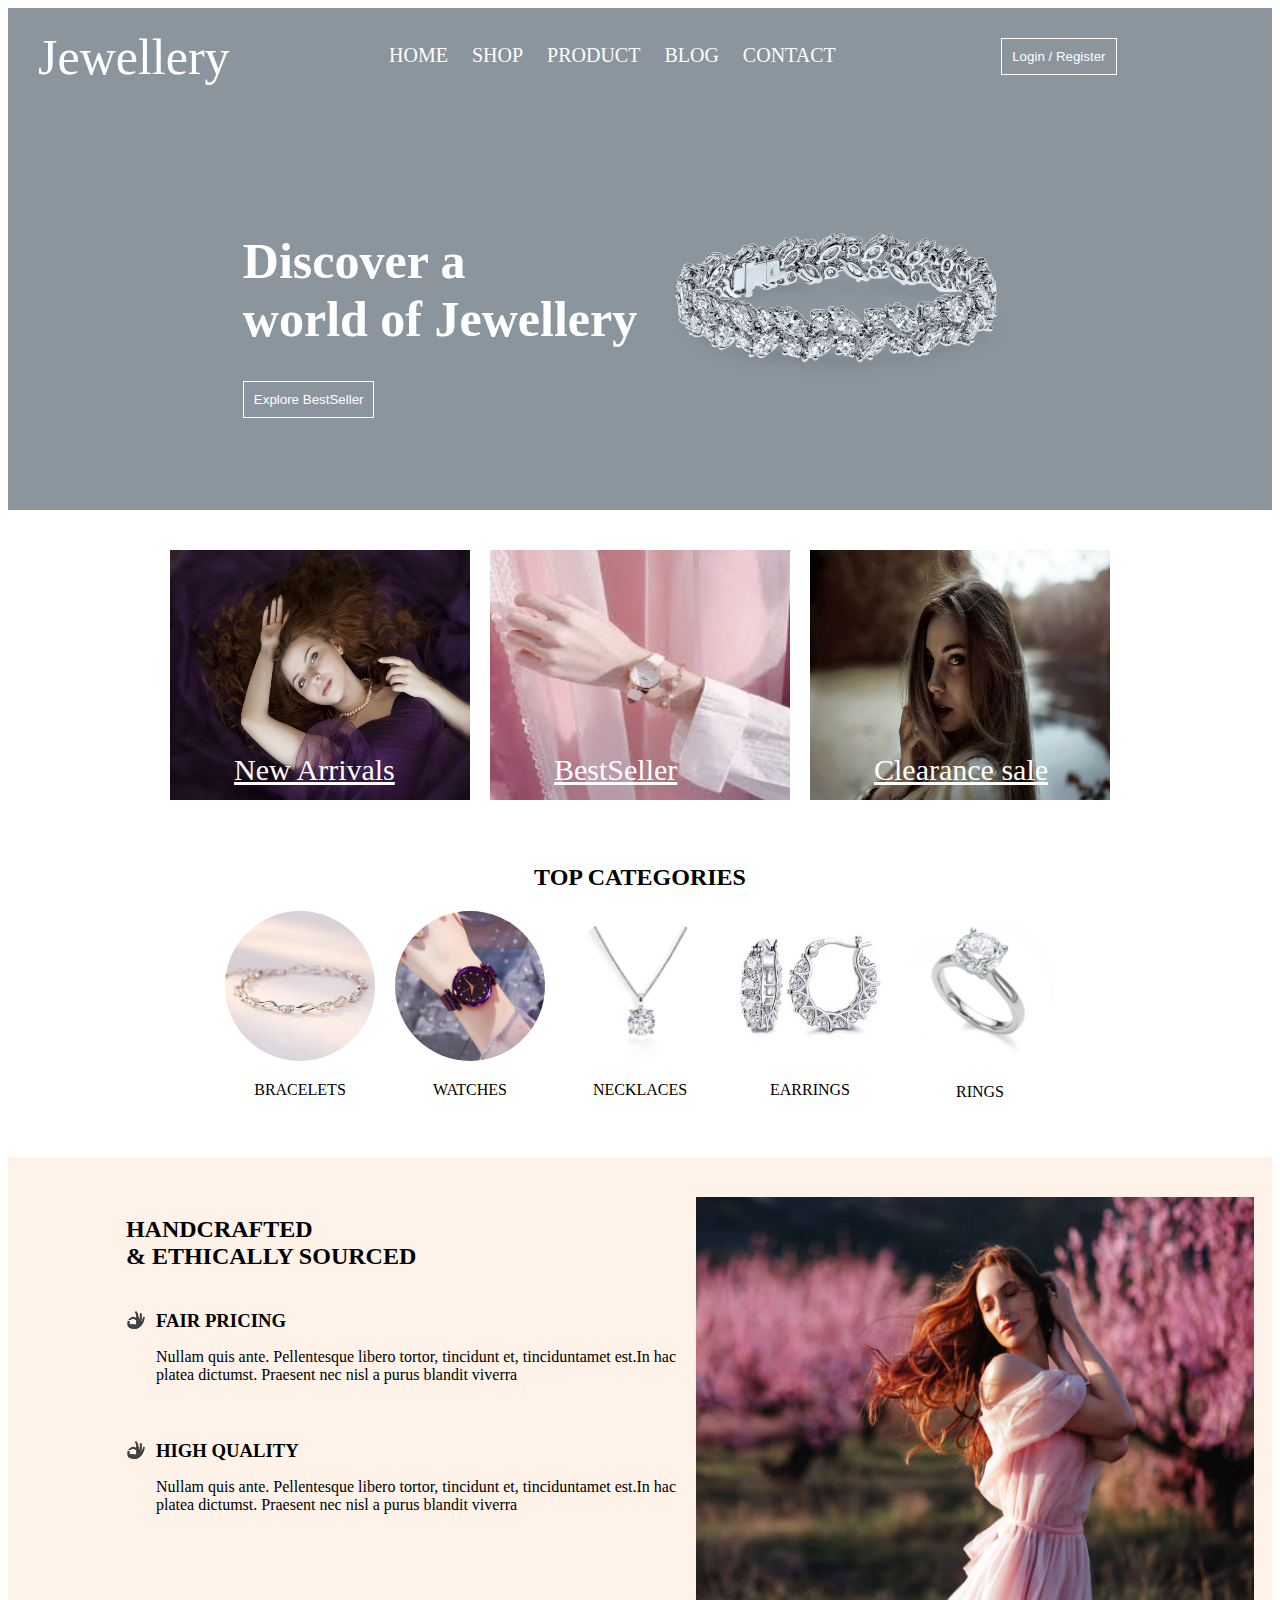
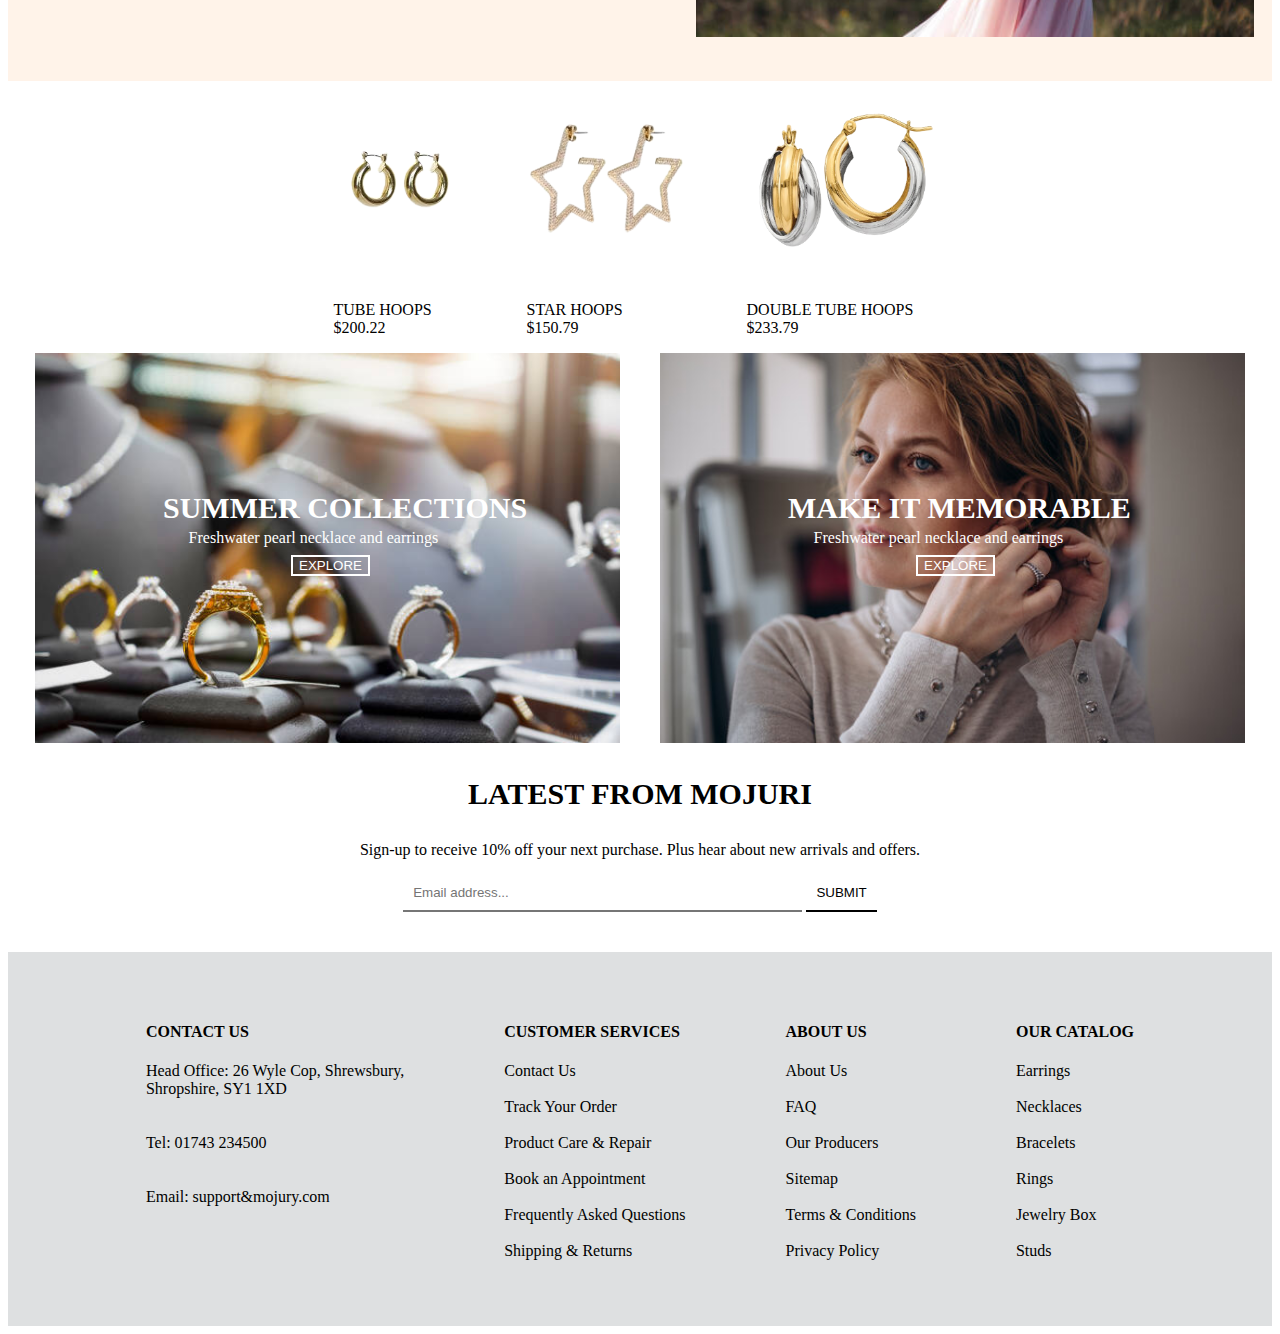
<file: EPROJECTS/jewelleryWebsite/index.html>
<!DOCTYPE html>
<html lang="en">
  <head>
    <meta charset="UTF-8" />
    <meta name="viewport" content="width=device-width, initial-scale=1.0" />
    <title>Jewellery</title>
    <link rel="stylesheet" href="./assets/css/main.css" />
  </head>
  <body>
    <div class="websiteContainer">
      <section class="slide">
        <div class="header">
          <div class="logo">Jewellery</div>
          <div class="headerMenu">
            <ul class="menuList">
              <li><a href="#">Home</a></li>
              <li><a href="#">Shop</a></li>
              <li><a href="#">Product</a></li>
              <li><a href="#">Blog</a></li>
              <li><a href="#">Contact</a></li>
            </ul>
          </div>
          <div class="account">
            <button>Login / Register</button>
          </div>
        </div>

        <div class="slideInfo">
          <div class="slidetext">
            <h1>
              Discover a<br />
              world of Jewellery
            </h1>
            <button>Explore BestSeller</button>
          </div>
          <div class="slideImg">
            <img src="./assets/images/slideimg2.png" alt="sliderImg" />
          </div>
        </div>
      </section>

      <!-- inline-element -->
      <!-- <span>hello</span>
        <a href="#">google.com</a>
        <button>submit</button> -->

      <!-- block-element -->
      <!-- <p>Hello </p>
        <h1>World</h1>
        <div>karachi</div>
        <section>dubai</section> -->

      <section class="ads">
        <div class="adsbanners">
          <div class="banner">
            <img src="./assets/images/banner1.jpg" alt="" />
            <p>New Arrivals</p>
          </div>
          <div class="banner">
            <img src="./assets/images/banner2.jpg" alt="" />
            <p>BestSeller</p>
          </div>
          <div class="banner">
            <img src="./assets/images/banner3.jpg" alt="" />
            <p>Clearance sale</p>
          </div>
        </div>
      </section>

      <section class="category">
        <h2>TOP CATEGORIES</h2>
        <div class="catBox">
          <div class="catBoxItem">
            <img src="./assets/images/bracelet.jpg" alt="" />
            <p>BRACELETS</p>
          </div>
          <div class="catBoxItem">
            <img src="./assets/images/watch.jpg" alt="" />
            <p>WATCHES</p>
          </div>
          <div class="catBoxItem">
            <img src="./assets/images/necklace.jpg" alt="" />
            <p>NECKLACES</p>
          </div>
          <div class="catBoxItem">
            <img src="./assets/images/earrings.jpg" alt="" />
            <p>EARRINGS</p>
          </div>
          <div class="catBoxItem">
            <img src="./assets/images/ring.jpg" alt="" />
            <p>RINGS</p>
          </div>
        </div>
      </section>

      <section class="about">
        <div class="abouttext">
          <h2>
            HANDCRAFTED <br />
            & ETHICALLY SOURCED
          </h2>
          <div class="point dflex">
            <div>
              <img
                src="./assets/images/fairPrice.png"
                height="20"
                width="20"
              />
            </div>

            <div>
              <h3>FAIR PRICING</h3>
              <p>
                Nullam quis ante. Pellentesque libero tortor, tincidunt et,
                tinciduntamet est.In hac <br />
                platea dictumst. Praesent nec nisl a purus blandit viverra
              </p>
            </div>
          </div>

          <div class="point dflex">
            <div>
              <img
                src="./assets/images/fairPrice.png"
                height="20"
                width="20"
              />
            </div>
            <div>
              <h3>HIGH QUALITY</h3>
              <p>
                Nullam quis ante. Pellentesque libero tortor, tincidunt et,
                tinciduntamet est.In hac <br />
                platea dictumst. Praesent nec nisl a purus blandit viverra
              </p>
            </div>
          </div>
        </div>
        <div class="aboutImg">
          <img class="aboutimg" src="assets/images/girl.jpg" alt="" />
        </div>
      </section>
      <section class="trending">
        <div class="trend">
          <img src="./assets/images/trending1.png" height="200">
          <p>TUBE HOOPS <br>
            $200.22
          </p>
        </div>
        <div class="trend">
          <img src="./assets/images/trending2.png" height="200">
           <p>STAR HOOPS
            <br>
            $150.79
           </p>
        </div>
        <div class="trend">
          <img src="./assets/images/trending3.png" height="200">
           <p>DOUBLE TUBE HOOPS
            <br>
            $233.79
           </p>
         
        </div>
      </section>
      <section class="collection">
             <div class="collection1">
                  <img src="./assets/images/collection.jpg" height="390">
            <div class="collectiontx">
                  <h3>SUMMER COLLECTIONS</h3>
                  <p>Freshwater pearl necklace and earrings</p>
                  <button>EXPLORE </button>
            </div>
             </div>
             <div class="collection2">
              <img src="./assets/images/collection1.jpg" height="390">
        <div class="collectiontx">
              <h3 >MAKE IT MEMORABLE</h3>
              <p>Freshwater pearl necklace and earrings</p>
              <button>EXPLORE </button>
        </div>
         </div>
      </section>
      <section class="latest">
        <div class="ltx">
          <h3>LATEST FROM MOJURI</h3>
          <p>Sign-up to receive 10% off your next purchase. Plus hear about new arrivals and offers.</p>
          <input type="text" placeholder="Email address...">
          <button>SUBMIT</button>
        </div>
      </section>
      <section class="footer">
        <div class="ftxt">
          <h4>CONTACT US</h4>
          <p>Head Office: 26 Wyle Cop, Shrewsbury,<br> Shropshire, SY1 1XD <br><br><br>
            Tel: 01743 234500 <br><br><br>
            Email: support&mojury.com</p>
        </div>
        <div class="tx2">
          <h4>CUSTOMER SERVICES</h4>
          <p>Contact Us <br><br>
            Track Your Order<br><br>           
            Product Care & Repair<br><br>            
            Book an Appointment<br><br>           
            Frequently Asked Questions<br><br>           
            Shipping & Returns</p>
        </div>
        <div class="tx2">
          <h4>ABOUT US</h4>
          <p>
            About Us<br><br>
            FAQ<br><br>
            Our Producers<br><br>
            Sitemap <br><br>
            Terms & Conditions<br><br>
            Privacy Policy
          </p>
        </div>
        <div class="tx2">
           <h4>OUR CATALOG</h4>
           <p>Earrings<br><br>
            Necklaces<br><br>
            Bracelets<br><br>
            Rings  <br><br>
            Jewelry Box<br><br>
            Studs</p>
        </div>
      </section>
    </div>
  </body>
</html>
</file>
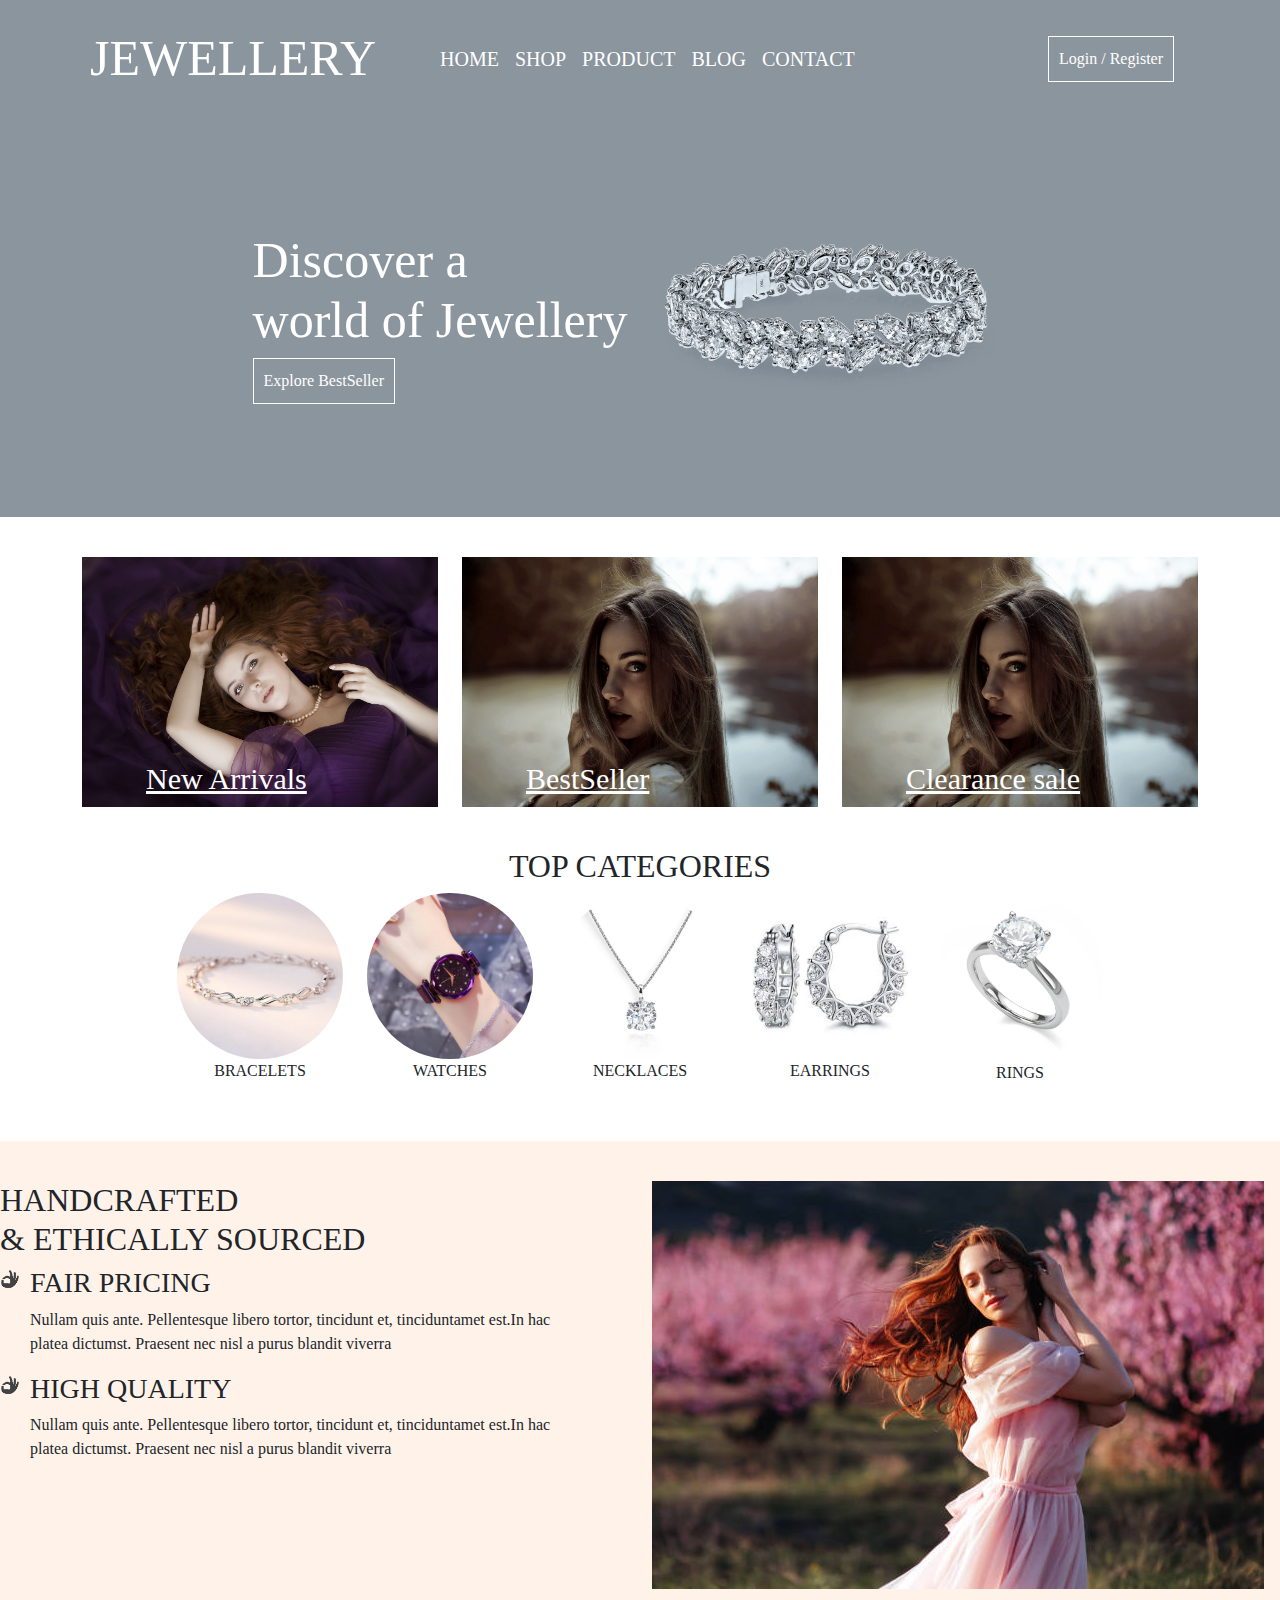
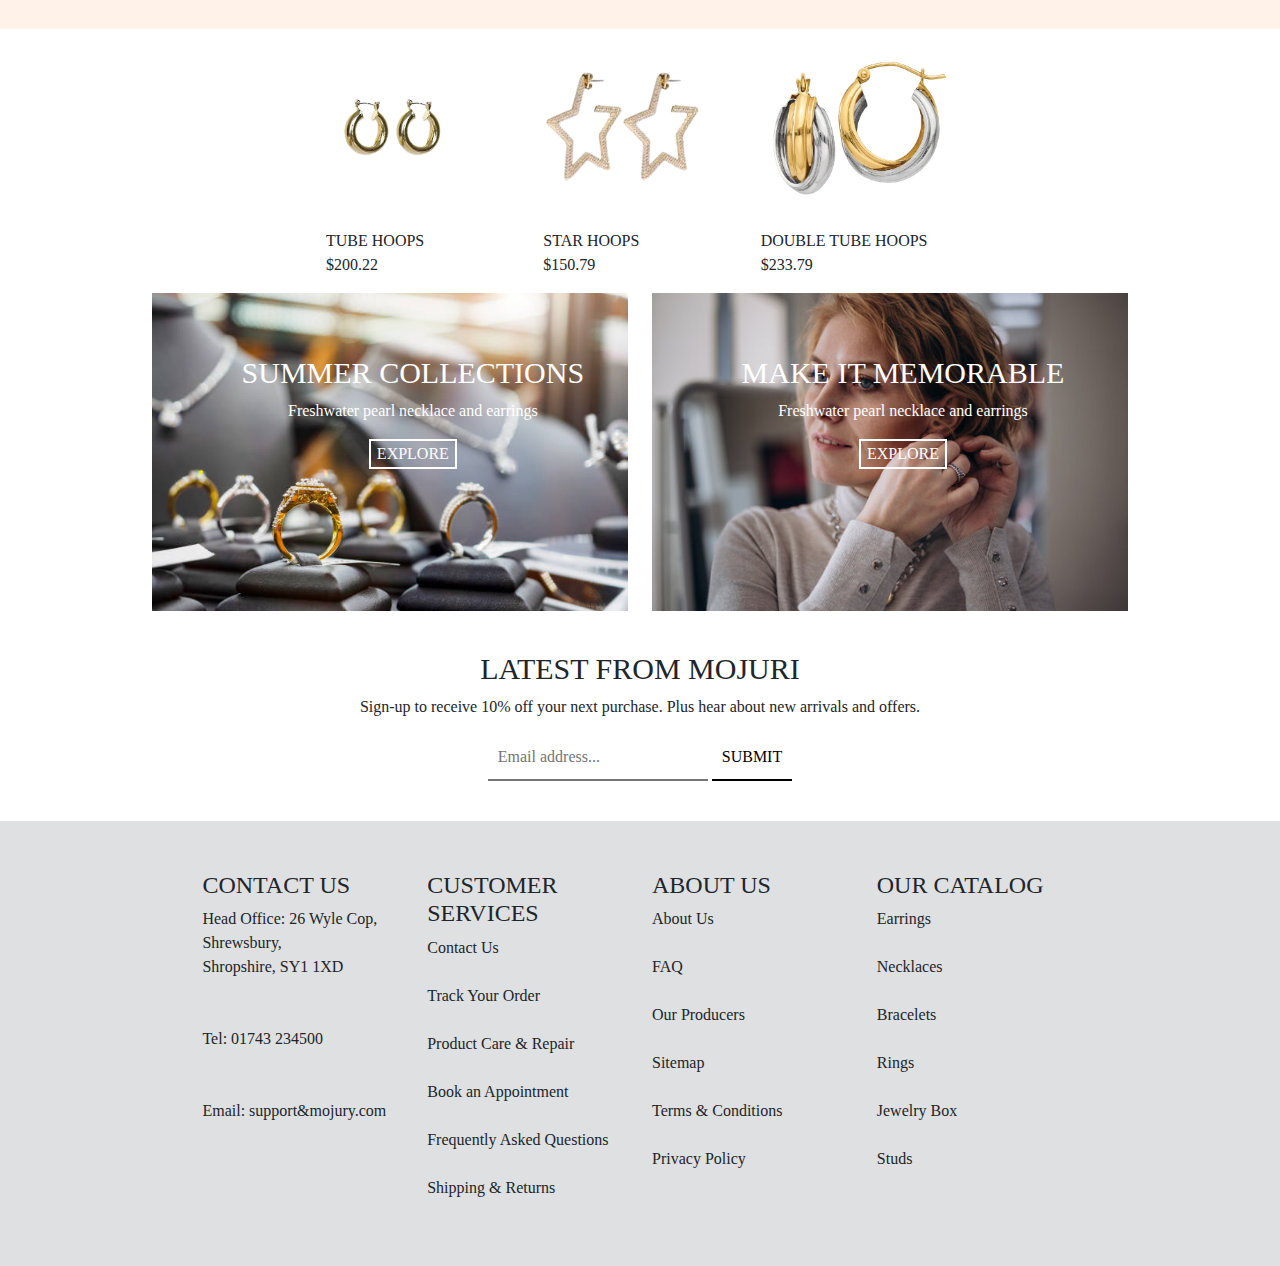
<file: EPROJECTS/jewelleryWebsiteBootstrap/index.html>
<!DOCTYPE html>
<html lang="en">

<head>
  <meta charset="UTF-8" />
  <meta name="viewport" content="width=device-width, initial-scale=1.0" />
  <title>Jewellery</title>
  <link rel="stylesheet" href="./assets/vendor/bootstrap/css/bootstrap.min.css" />
  <link rel="stylesheet" href="./assets/css/main.css" />
</head>

<body>
  <div class="websiteContainer">

    <section class="slide">
      <div class="header">
        <div class="container">
          <nav class="navbar navbar-expand-lg ">
            <a class="navbar-brand m-2" href="#">JEWELLERY</a>
            <div class="collapse navbar-collapse" id="navbarNav">
              <div class="m-4"></div>
              <ul class="navbar-nav">
                <li class="nav-item ">
                  <a class="nav-link" href="#">Home</a>
                </li>
                <li class="nav-item">
                  <a class="nav-link" href="#">Shop</a>
                </li>
                <li class="nav-item">
                  <a class="nav-link" href="#">Product</a>
                </li>
                <li class="nav-item">
                  <a class="nav-link" href="#">Blog</a>
                </li>
                <li class="nav-item">
                  <a class="nav-link" href="#">Contact</a>
                </li>
              </ul>
            </div>
            <div class="m-4">
              <button class="accbutton">Login / Register</button>
            </div>
          </nav>
        </div>
      </div>

      <div class="slideInfo">
        <div class="slidetext">
          <h1>
            Discover a<br />
            world of Jewellery
          </h1>
          <button>Explore BestSeller</button>
        </div>
        <div class="slideImg">
          <img class="img-fluid" src="./assets/images/slideimg2.png" alt="sliderImg" />
        </div>
      </div>
    </section>

    <!-- inline-element -->
    <!-- <span>hello</span>
        <a href="#">google.com</a>
        <button>submit</button> -->

    <!-- block-element -->
    <!-- <p>Hello </p>
        <h1>World</h1>
        <div>karachi</div>
        <section>dubai</section> -->

    <section class="ads">
      <div class="adsbanners">
        <div class="container">
          <div class="row">
            <div class="col-4  ">
              <div class="banner">
                <img class="img-fluid" src="./assets/images/banner1.jpg" alt="" />
                <p>New Arrivals</p>
              </div>
            </div>
            <div class="col-4 ">
              <div class="banner">
                <img class="img-fluid" src="./assets/images/banner3.jpg" alt="" />
                <p>BestSeller</p>
              </div>
            </div>
            <div class="col-4 ">
              <div class="banner">
                <img class="img-fluid" src="./assets/images/banner3.jpg" alt="" />
                <p>Clearance sale</p>
              </div>
            </div>
          </div>
        </div>
      </div>
    </section>

    <section class="category">
      <h2 class="text-center">TOP CATEGORIES</h2>
      <div class="container">
        <div class="catBox">

          <div class="row justify-content-md-center">

            <div class="col-2">
              <div class="catBoxItem">
                <img class="rounded-circle img-fluid" src=" ./assets/images/bracelet.jpg" alt="" />
                <p class="text-center">BRACELETS</p>
              </div>
            </div>


            <div class="col-2">
              <div class="catBoxItem">

                <img class="rounded-circle img-fluid" src="./assets/images/watch.jpg" alt="" />
                <p class="text-center">WATCHES</p>
              </div>
            </div>

            <div class="col-2">
              <div class="catBoxItem">
                <img class="rounded-circle img-fluid" src="./assets/images/necklace.jpg" alt="" />
                <p class="text-center">NECKLACES</p>
              </div>
            </div>

            <div class="col-2">
              <div class="catBoxItem">
                <img class="rounded-circle img-fluid" src="./assets/images/earrings.jpg" alt="" />
                <p class="text-center">EARRINGS</p>
              </div>
            </div>

            <div class="col-2">
              <div class="catBoxItem">
                <img class="rounded-circle img-fluid" src="./assets/images/ring.jpg" alt="" />
                <p class="text-center">RINGS</p>
              </div>
            </div>
          </div>

        </div>
      </div>
    </section>

    <section class="about">
      <div class="abouttext">
        <div class="row">
          <div class="col-6">
            <h2>
              HANDCRAFTED <br />
              & ETHICALLY SOURCED
            </h2>
            <div class="point dflex">
              <div>
                <img src="./assets/images/fairPrice.png" height="20" width="20" />
              </div>

              <div>
                <h3>FAIR PRICING</h3>
                <p>
                  Nullam quis ante. Pellentesque libero tortor, tincidunt et,
                  tinciduntamet est.In hac <br />
                  platea dictumst. Praesent nec nisl a purus blandit viverra
                </p>
              </div>
            </div>

            <div class="point dflex">
              <div>
                <img src="./assets/images/fairPrice.png" height="20" width="20" />
              </div>
              <div>
                <h3>HIGH QUALITY</h3>
                <p>
                  Nullam quis ante. Pellentesque libero tortor, tincidunt et,
                  tinciduntamet est.In hac <br />
                  platea dictumst. Praesent nec nisl a purus blandit viverra
                </p>
              </div>
            </div>
          </div>

          <div class="col-6">
            <div class="aboutImg">
              <img class="aboutimg img-fluid" src="assets/images/girl.jpg" alt="" />
            </div>
          </div>

    </section>

    <section class="trending">
      <div class="trend">
        <div class="row  justify-content-md-center">
          <div class="col-2">
            <img class="rounded-circle" src="./assets/images/trending1.png" height="200">
            <p>TUBE HOOPS <br>
              $200.22
            </p>
          </div>

          <div class="col-2">
            <div class="trend">
              <img class="rounded-circle" src="./assets/images/trending2.png" height="200">
              <p>STAR HOOPS
                <br>
                $150.79
              </p>
            </div>
          </div>
          <div class="col-2">
            <div class="trend">
              <img class="rounded-circle" src="./assets/images/trending3.png" height="200">
              <p>DOUBLE TUBE HOOPS
                <br>
                $233.79
              </p>
            </div>
          </div>
        </div>
      </div>
    </section>

    <section class="collection">
      <div class="row justify-content-center">
        <div class="col-5">
          <div class="collection1">
            <img class="img-fluid " src="./assets/images/collection.jpg" height="390">
            <div class="collectiontx">
              <h3>SUMMER COLLECTIONS</h3>
              <p>Freshwater pearl necklace and earrings</p>
              <button>EXPLORE </button>
            </div>
          </div>
        </div>

        <div class="col-5">
          <div class="collection2">
            <img class="img-fluid" src="./assets/images/collection1.jpg" height="390">
            <div class="collectiontx">
              <h3>MAKE IT MEMORABLE</h3>
              <p>Freshwater pearl necklace and earrings</p>
              <button>EXPLORE </button>
            </div>
          </div>
        </div>
      </div>
    </section>

    <section class="latest">
      <div class="row justify-content-md-center">

        <div class="col-md-8 justify-content-md-center">
          <div class="ltx text-center">
            <h3 >LATEST FROM MOJURI</h3>
            <p >Sign-up to receive 10% off your next purchase. Plus hear about new arrivals and
              offers.</p>
            <input type="text" placeholder="Email address...">
            <button>SUBMIT</button>
          </div>
        </div>
      </div>
    </section>

    <section class="footer">
      <div class="row">
         <div class="col-3">
      <div class="ftxt">
        <h4>CONTACT US</h4>
        <p>Head Office: 26 Wyle Cop, Shrewsbury,<br> Shropshire, SY1 1XD <br><br><br>
          Tel: 01743 234500 <br><br><br>
          Email: support&mojury.com</p>
        </div>
      </div>
     <div class="col-3">
      <div class="tx2">
        <h4>CUSTOMER SERVICES</h4>
        <p>Contact Us <br><br>
          Track Your Order<br><br>
          Product Care & Repair<br><br>
          Book an Appointment<br><br>
          Frequently Asked Questions<br><br>
          Shipping & Returns</p>
      </div>
    </div>
       <div class="col-3">
      <div class="tx2">
        <h4>ABOUT US</h4>
        <p>
          About Us<br><br>
          FAQ<br><br>
          Our Producers<br><br>
          Sitemap <br><br>
          Terms & Conditions<br><br>
          Privacy Policy
        </p>
      </div>
    </div>

    <div class="col-3">
      <div class="tx2">
        <h4>OUR CATALOG</h4>
        <p>Earrings<br><br>
          Necklaces<br><br>
          Bracelets<br><br>
          Rings <br><br>
          Jewelry Box<br><br>
          Studs</p>
      </div>
    </div>
  </div>
    </section>

  </div>

  <script src="./assets/vendor/bootstrap/js/bootstrap.bundle.min.js"></script>
  <script src="./assets/vendor/bootstrap/js/popper.min.js"></script>
  <script src="./assets/vendor/bootstrap/js/bootstrap.min.js"></script>
</body>

</html>
</file>
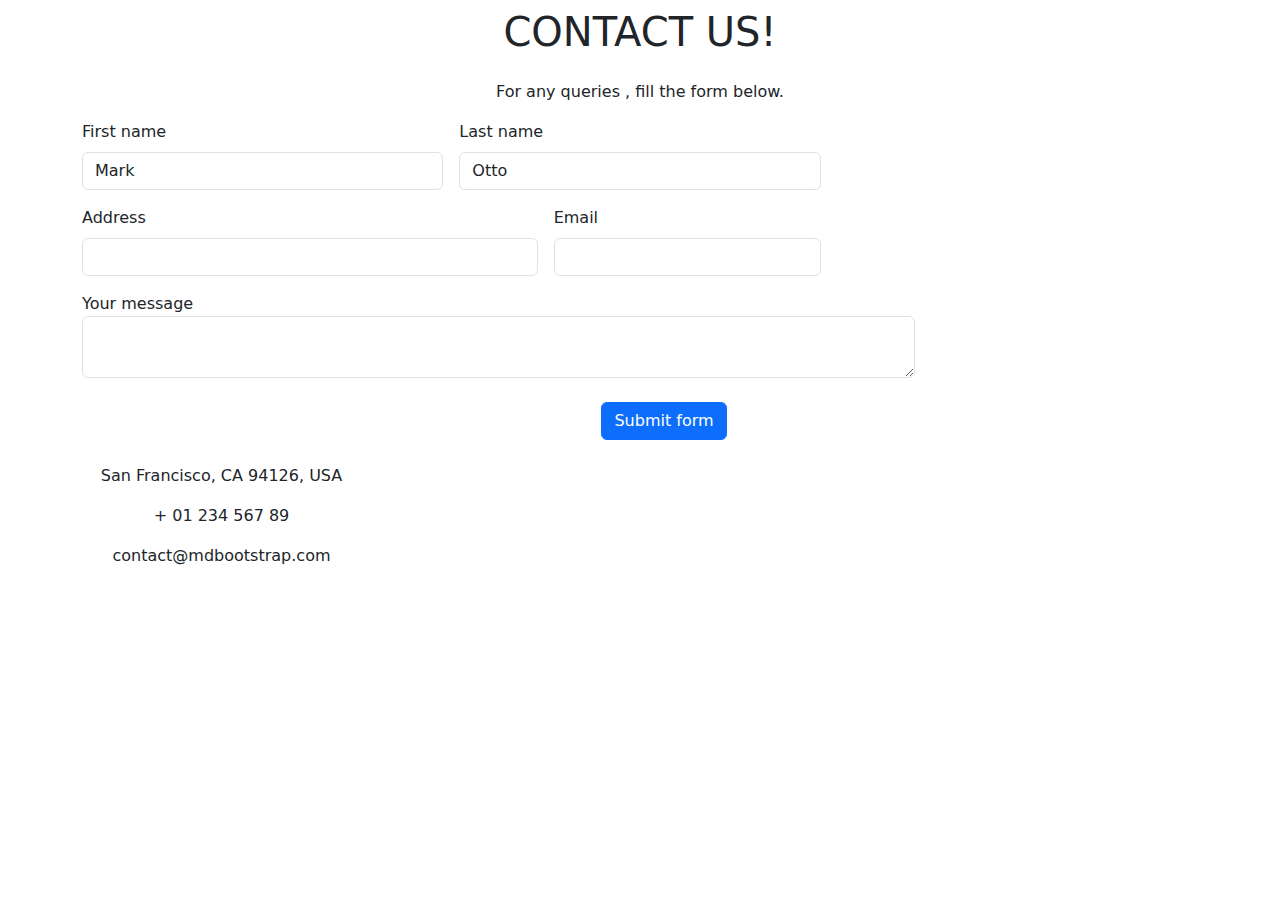
<file: BootstrapLearning/contactForm.html>
<!DOCTYPE html>
<html lang="en">

<head>
  <meta charset="UTF-8" />
  <meta name="viewport" content="width=device-width, initial-scale=1.0" />
  <title>Forms Page</title>
  <link rel="stylesheet" href="./assets/vendor/bootstrap/css/bootstrap.min.css" />
</head>

<body>
  <div class="container">
    <form class="row g-3 needs-validation" novalidate>
      <h1 class="h1-responsive font-weight-bold text-center my-4">CONTACT US!</h1>
      <p class="text-center my-0">For any queries , fill the form below.</p>
      <div class="col-md-4">
        <label for="validationCustom01" class="form-label">First name</label>
        <input type="text" class="form-control" id="validationCustom01" value="Mark" required />
        <div class="valid-feedback">
          Looks good!
        </div>
      </div>
      <div class="col-md-4">

        <label for="validationCustom02" class="form-label">Last name</label>
        <input type="text" class="form-control" id="validationCustom02" value="Otto" required />
        <d class="valid-feedback">
          Looks good!
      </div>
      <div class="col-md-5">
        <label for="validationCustom03" class="form-label">Address</label>
        <input type="text" class="form-control" id="validationCustom03" required />
        <div class="invalid-feedback">
          Please provide a valid address.
        </div>
      </div>

      <div class="col-md-3">
        <label for="validationCustomEmail" class="form-label">Email</label>

        <input type="text" class="form-control" id="validationCustom05" required />
        <div class="invalid-feedback">
          Please provide a valid email.
        </div>
      </div>
      <div class="col-md-9">
        <label for="message">Your message</label>
        <textarea type="text" id="message" name="message" rows="2" class="form-control md-textarea"></textarea>
      </div>
      <div class="text-center m-4">
        <!-- <a class="btn btn-primary">Submit</a> -->
        <button class="btn btn-primary" type="submit">Submit form</button>
      </div>
    </form>



    <div class="col-md-3 text-center">
      <ul class="list-unstyled mb-0">
        <li><i class="fas fa-map-marker-alt fa-2x"></i>
          <p>San Francisco, CA 94126, USA</p>
        </li>

        <li><i class="fas fa-phone mt-4 fa-2x"></i>
          <p>+ 01 234 567 89</p>
        </li>

        <li><i class="fas fa-envelope mt-4 fa-2x"></i>
          <p>contact@mdbootstrap.com</p>
        </li>
      </ul>
    </div>
  </div>

  <script src="./assets/vendor/bootstrap/js/bootstrap.bundle.min.js"></script>
  <script src="./assets/vendor/bootstrap/js/popper.min.js"></script>
  <script src="./assets/vendor/bootstrap/js/bootstrap.min.js"></script>


  <script>
    // Example starter JavaScript for disabling form submissions if there are invalid fields
    (() => {
      'use strict'

      // Fetch all the forms we want to apply custom Bootstrap validation styles to
      const forms = document.querySelectorAll('.needs-validation')

      // Loop over them and prevent submission
      Array.from(forms).forEach(form => {
        form.addEventListener('submit', event => {
          if (!form.checkValidity()) {
            event.preventDefault()
            event.stopPropagation()
          }

          form.classList.add('was-validated')
        }, false)
      })
    })()
  </script>
</body>
</file>
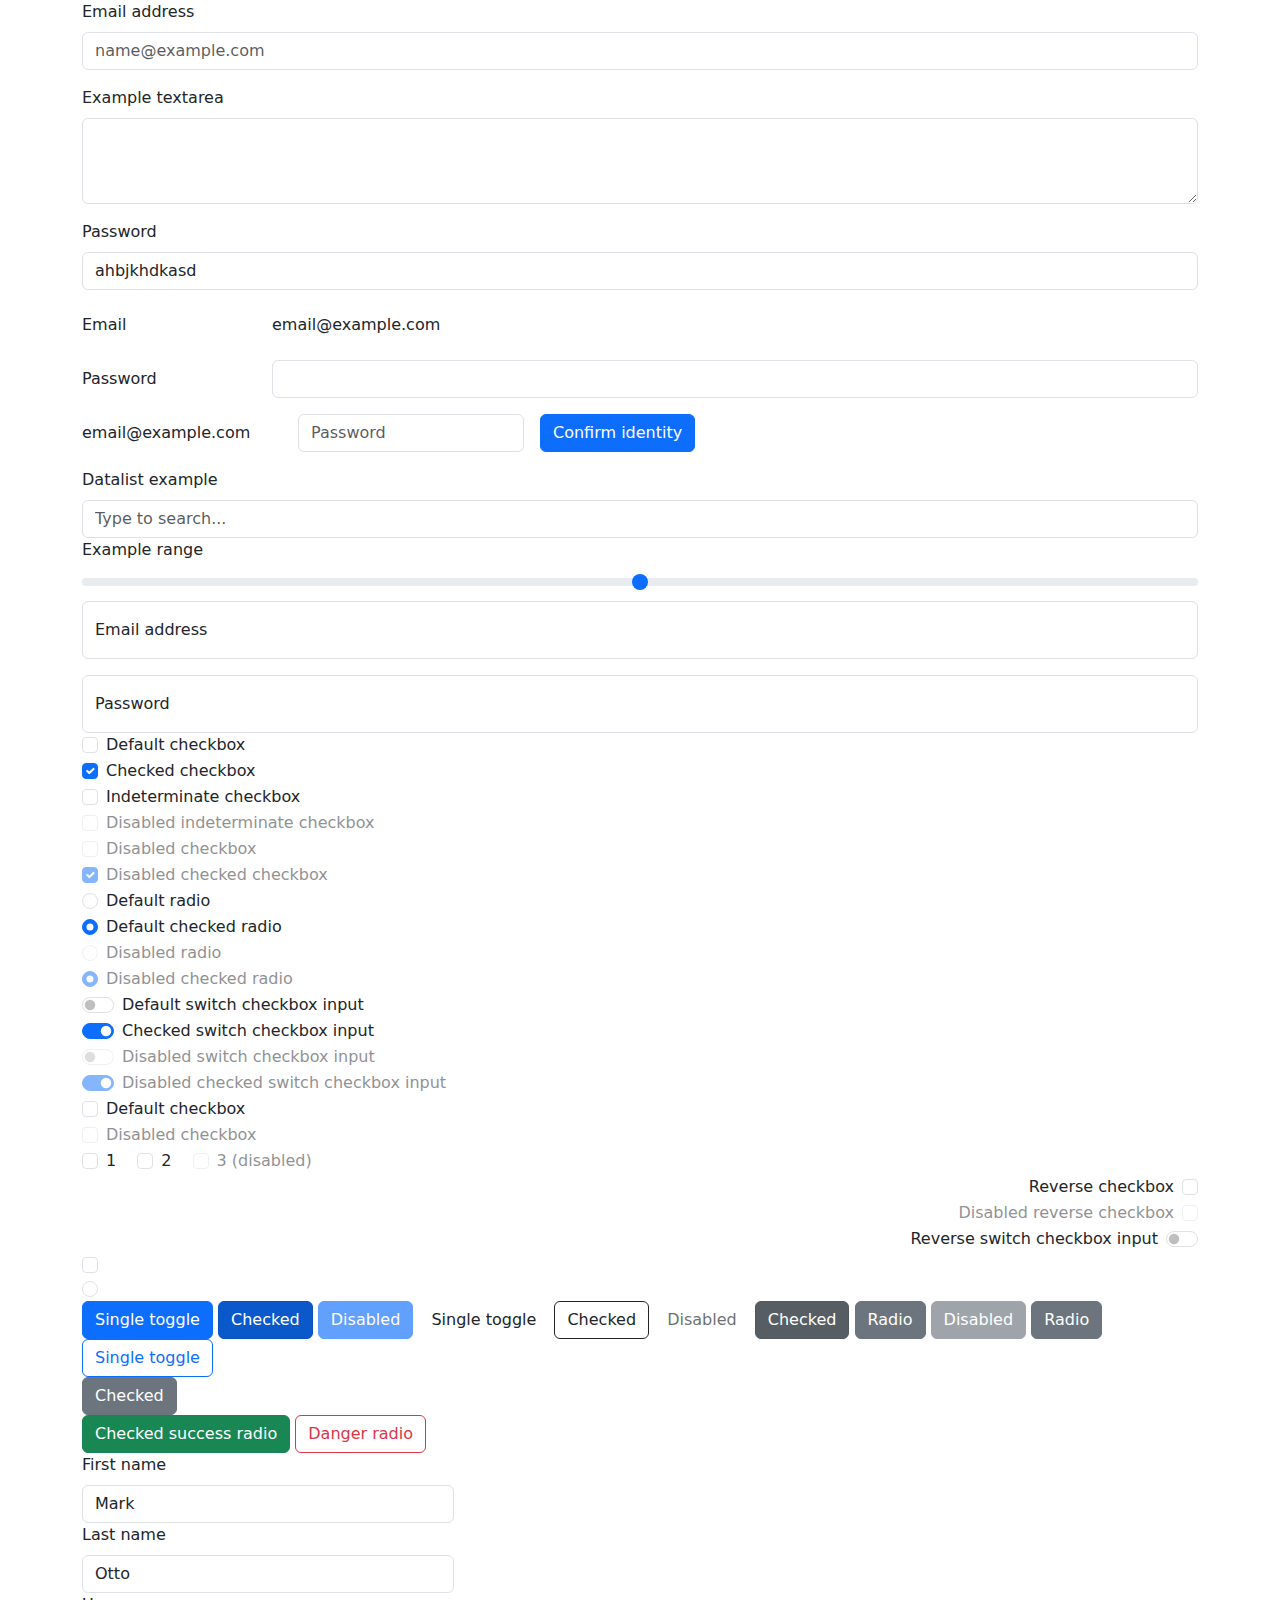
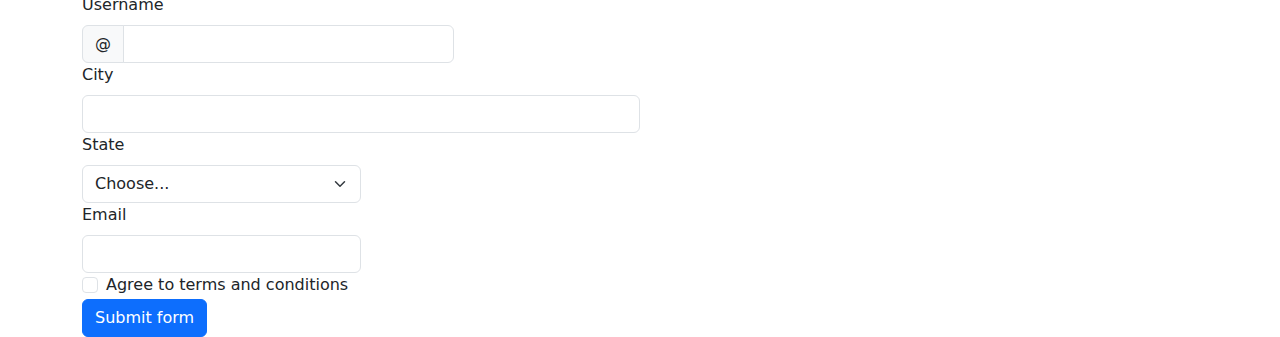
<file: BootstrapLearning/formsPage.html>
<!DOCTYPE html>
<html lang="en">
  <head>
    <meta charset="UTF-8" />
    <meta name="viewport" content="width=device-width, initial-scale=1.0" />
    <title>Forms Page</title>
    <link
      rel="stylesheet"
      href="./assets/vendor/bootstrap/css/bootstrap.min.css"
    />
  </head>
  <body>
    <div class="container">
      <form>
        <div class="mb-3">
          <label for="exampleFormControlInput1" class="form-label"
            >Email address</label
          >
          <input
            type="email"
            class="form-control"
            id="exampleFormControlInput1"
            placeholder="name@example.com"
          />
        </div>
        <div class="mb-3">
          <label for="exampleFormControlTextarea1" class="form-label"
            >Example textarea</label
          >
          <textarea
            class="form-control"
            id="exampleFormControlTextarea1"
            rows="3"
          ></textarea>
        </div>

        <div class="mb-3">
          <label for="password1" class="form-label">Password</label>
          <input
            type="text"
            class="form-control"
            id="password1"
            readonly
            value="ahbjkhdkasd"
          />
        </div>

        <div class="mb-3 row">
          <label for="staticEmail" class="col-sm-2 col-form-label">Email</label>
          <div class="col-sm-10">
            <input
              type="text"
              readonly
              class="form-control-plaintext"
              id="staticEmail"
              value="email@example.com"
            />
          </div>
        </div>
        <div class="mb-3 row">
          <label for="inputPassword" class="col-sm-2 col-form-label"
            >Password</label
          >
          <div class="col-sm-10">
            <input type="password" class="form-control" id="inputPassword" />
          </div>
        </div>

        <div class="row g-3">
          <div class="col-auto">
            <label for="staticEmail2" class="visually-hidden">Email</label>
            <input
              type="text"
              readonly
              class="form-control-plaintext"
              id="staticEmail2"
              value="email@example.com"
            />
          </div>
          <div class="col-auto">
            <label for="inputPassword2" class="visually-hidden">Password</label>
            <input
              type="password"
              class="form-control"
              id="inputPassword2"
              placeholder="Password"
            />
          </div>
          <div class="col-auto">
            <button type="submit" class="btn btn-primary mb-3">
              Confirm identity
            </button>
          </div>
        </div>

        <label for="exampleDataList" class="form-label">Datalist example</label>
        <input
          class="form-control"
          list="datalistOptions"
          id="exampleDataList"
          placeholder="Type to search..."
        />
        <datalist id="datalistOptions">
          <option value="Karachi"></option>
          <option value="Lahore"></option>
          <option value="Islamabad"></option>
        </datalist>

        <label for="customRange1" class="form-label">Example range</label>
        <input type="range" class="form-range" id="customRange1" />


        <div class="form-floating mb-3">
            <input type="email" class="form-control" id="floatingInput" placeholder="name@example.com">
            <label for="floatingInput">Email address</label>
          </div>
          <div class="form-floating">
            <input type="password" class="form-control" id="floatingPassword" placeholder="Password">
            <label for="floatingPassword">Password</label>
          </div>
          <div class="form-check">
            <input class="form-check-input" type="checkbox" value="" id="flexCheckDefault">
            <label class="form-check-label" for="flexCheckDefault">
              Default checkbox
            </label>
          </div>
          <div class="form-check">
            <input class="form-check-input" type="checkbox" value="" id="flexCheckChecked" checked>
            <label class="form-check-label" for="flexCheckChecked">
              Checked checkbox
            </label>
          </div>
          <div class="form-check">
            <input class="form-check-input" type="checkbox" value="" id="flexCheckIndeterminate">
            <label class="form-check-label" for="flexCheckIndeterminate">
              Indeterminate checkbox
            </label>
          </div>

          <div class="form-check">
            <input class="form-check-input" type="checkbox" value="" id="flexCheckIndeterminateDisabled" disabled>
            <label class="form-check-label" for="flexCheckIndeterminateDisabled">
              Disabled indeterminate checkbox
            </label>
          </div>
          <div class="form-check">
            <input class="form-check-input" type="checkbox" value="" id="flexCheckDisabled" disabled>
            <label class="form-check-label" for="flexCheckDisabled">
              Disabled checkbox
            </label>
          </div>
          <div class="form-check">
            <input class="form-check-input" type="checkbox" value="" id="flexCheckCheckedDisabled" checked disabled>
            <label class="form-check-label" for="flexCheckCheckedDisabled">
              Disabled checked checkbox
            </label>
          </div>
          <div class="form-check">
            <input class="form-check-input" type="radio" name="flexRadioDefault" id="flexRadioDefault1">
            <label class="form-check-label" for="flexRadioDefault1">
              Default radio
            </label>
          </div>
          <div class="form-check">
            <input class="form-check-input" type="radio" name="flexRadioDefault" id="flexRadioDefault2" checked>
            <label class="form-check-label" for="flexRadioDefault2">
              Default checked radio
            </label>
          </div>

          <div class="form-check">
            <input class="form-check-input" type="radio" name="flexRadioDisabled" id="flexRadioDisabled" disabled>
            <label class="form-check-label" for="flexRadioDisabled">
              Disabled radio
            </label>
          </div>
          <div class="form-check">
            <input class="form-check-input" type="radio" name="flexRadioDisabled" id="flexRadioCheckedDisabled" checked disabled>
            <label class="form-check-label" for="flexRadioCheckedDisabled">
              Disabled checked radio
            </label>
          </div>
          <div class="form-check form-switch">
            <input class="form-check-input" type="checkbox" role="switch" id="flexSwitchCheckDefault">
            <label class="form-check-label" for="flexSwitchCheckDefault">Default switch checkbox input</label>
          </div>
          <div class="form-check form-switch">
            <input class="form-check-input" type="checkbox" role="switch" id="flexSwitchCheckChecked" checked>
            <label class="form-check-label" for="flexSwitchCheckChecked">Checked switch checkbox input</label>
          </div>
          <div class="form-check form-switch">
            <input class="form-check-input" type="checkbox" role="switch" id="flexSwitchCheckDisabled" disabled>
            <label class="form-check-label" for="flexSwitchCheckDisabled">Disabled switch checkbox input</label>
          </div>
          <div class="form-check form-switch">
            <input class="form-check-input" type="checkbox" role="switch" id="flexSwitchCheckCheckedDisabled" checked disabled>
            <label class="form-check-label" for="flexSwitchCheckCheckedDisabled">Disabled checked switch checkbox input</label>
          </div>
          <div class="form-check">
            <input class="form-check-input" type="checkbox" value="" id="defaultCheck1">
            <label class="form-check-label" for="defaultCheck1">
              Default checkbox
            </label>
          </div>
          <div class="form-check">
            <input class="form-check-input" type="checkbox" value="" id="defaultCheck2" disabled>
            <label class="form-check-label" for="defaultCheck2">
              Disabled checkbox
            </label>
          </div>
          <div class="form-check form-check-inline">
            <input class="form-check-input" type="checkbox" id="inlineCheckbox1" value="option1">
            <label class="form-check-label" for="inlineCheckbox1">1</label>
          </div>
          <div class="form-check form-check-inline">
            <input class="form-check-input" type="checkbox" id="inlineCheckbox2" value="option2">
            <label class="form-check-label" for="inlineCheckbox2">2</label>
          </div>
          <div class="form-check form-check-inline">
            <input class="form-check-input" type="checkbox" id="inlineCheckbox3" value="option3" disabled>
            <label class="form-check-label" for="inlineCheckbox3">3 (disabled)</label>
          </div>
          <div class="form-check form-check-reverse">
            <input class="form-check-input" type="checkbox" value="" id="reverseCheck1">
            <label class="form-check-label" for="reverseCheck1">
              Reverse checkbox
            </label>
          </div>
          <div class="form-check form-check-reverse">
            <input class="form-check-input" type="checkbox" value="" id="reverseCheck2" disabled>
            <label class="form-check-label" for="reverseCheck2">
              Disabled reverse checkbox
            </label>
          </div>
          
          <div class="form-check form-switch form-check-reverse">
            <input class="form-check-input" type="checkbox" id="flexSwitchCheckReverse">
            <label class="form-check-label" for="flexSwitchCheckReverse">Reverse switch checkbox input</label>
          </div>
          <div>
            <input class="form-check-input" type="checkbox" id="checkboxNoLabel" value="" aria-label="...">
          </div>
          
          <div>
            <input class="form-check-input" type="radio" name="radioNoLabel" id="radioNoLabel1" value="" aria-label="...">
          </div>
          <input type="checkbox" class="btn-check" id="btn-check" autocomplete="off">
<label class="btn btn-primary" for="btn-check">Single toggle</label>

<input type="checkbox" class="btn-check" id="btn-check-2" checked autocomplete="off">
<label class="btn btn-primary" for="btn-check-2">Checked</label>

<input type="checkbox" class="btn-check" id="btn-check-3" autocomplete="off" disabled>
<label class="btn btn-primary" for="btn-check-3">Disabled</label>
<input type="checkbox" class="btn-check" id="btn-check-4" autocomplete="off">
<label class="btn" for="btn-check-4">Single toggle</label>

<input type="checkbox" class="btn-check" id="btn-check-5" checked autocomplete="off">
<label class="btn" for="btn-check-5">Checked</label>

<input type="checkbox" class="btn-check" id="btn-check-6" autocomplete="off" disabled>
<label class="btn" for="btn-check-6">Disabled</label>
<input type="radio" class="btn-check" name="options" id="option1" autocomplete="off" checked>
<label class="btn btn-secondary" for="option1">Checked</label>

<input type="radio" class="btn-check" name="options" id="option2" autocomplete="off">
<label class="btn btn-secondary" for="option2">Radio</label>

<input type="radio" class="btn-check" name="options" id="option3" autocomplete="off" disabled>
<label class="btn btn-secondary" for="option3">Disabled</label>

<input type="radio" class="btn-check" name="options" id="option4" autocomplete="off">
<label class="btn btn-secondary" for="option4">Radio</label>

<input type="checkbox" class="btn-check" id="btn-check-outlined" autocomplete="off">
<label class="btn btn-outline-primary" for="btn-check-outlined">Single toggle</label><br>

<input type="checkbox" class="btn-check" id="btn-check-2-outlined" checked autocomplete="off">
<label class="btn btn-outline-secondary" for="btn-check-2-outlined">Checked</label><br>

<input type="radio" class="btn-check" name="options-outlined" id="success-outlined" autocomplete="off" checked>
<label class="btn btn-outline-success" for="success-outlined">Checked success radio</label>

<input type="radio" class="btn-check" name="options-outlined" id="danger-outlined" autocomplete="off">
<label class="btn btn-outline-danger" for="danger-outlined">Danger radio</label>

<form class="row g-3 needs-validation" novalidate>
  <div class="col-md-4">
    <label for="validationCustom01" class="form-label">First name</label>
    <input type="text" class="form-control" id="validationCustom01" value="Mark" required>
    <div class="valid-feedback">
      Looks good!
    </div>
  </div>
  <div class="col-md-4">
    <label for="validationCustom02" class="form-label">Last name</label>
    <input type="text" class="form-control" id="validationCustom02" value="Otto" required>
    <div class="valid-feedback">
      Looks good!
    </div>
  </div>
  <div class="col-md-4">
    <label for="validationCustomUsername" class="form-label">Username</label>
    <div class="input-group has-validation">
      <span class="input-group-text" id="inputGroupPrepend">@</span>
      <input type="text" class="form-control" id="validationCustomUsername" aria-describedby="inputGroupPrepend" required>
      <div class="invalid-feedback">
        Please choose a username.
      </div>
    </div>
  </div>
  <div class="col-md-6">
    <label for="validationCustom03" class="form-label">City</label>
    <input type="text" class="form-control" id="validationCustom03" required>
    <div class="invalid-feedback">
      Please provide a valid city.
    </div>
  </div>
  <div class="col-md-3">
    <label for="validationCustom04" class="form-label">State</label>
    <select class="form-select" id="validationCustom04" required>
      <option selected disabled value="">Choose...</option>
      <option>...</option>
    </select>
    <div class="invalid-feedback">
      Please select a valid state.
    </div>
  </div>
  <div class="col-md-3">
    <label for="validationCustomEmail" class="form-label">Email</label>
   
    <input type="text" class="form-control" id="validationCustom05" required>
    <div class="invalid-feedback">
      Please provide a valid email.
    </div>
  </div>
  <div class="col-12">
    <div class="form-check">
      <input class="form-check-input" type="checkbox" value="" id="invalidCheck" required>
      <label class="form-check-label" for="invalidCheck">
        Agree to terms and conditions
      </label>
      <div class="invalid-feedback">
        You must agree before submitting.
      </div>
    </div>
  </div>
  <div class="col-12">
    <button class="btn btn-primary" type="submit">Submit form</button>
  </div>
</form>
      </form>
    </div>

    <script
      src="https://cdn.jsdelivr.net/npm/bootstrap@5.3.2/dist/js/bootstrap.bundle.min.js"
      integrity="sha384-C6RzsynM9kWDrMNeT87bh95OGNyZPhcTNXj1NW7RuBCsyN/o0jlpcV8Qyq46cDfL"
      crossorigin="anonymous"
    ></script>
    <script src="./assets/vendor/bootstrap/js/bootstrap.bundle.min.js"></script>
    <script src="./assets/vendor/bootstrap/js/popper.min.js"></script>
    <script src="./assets/vendor/bootstrap/js/bootstrap.min.js"></script>
  </body>
</html>
</file>
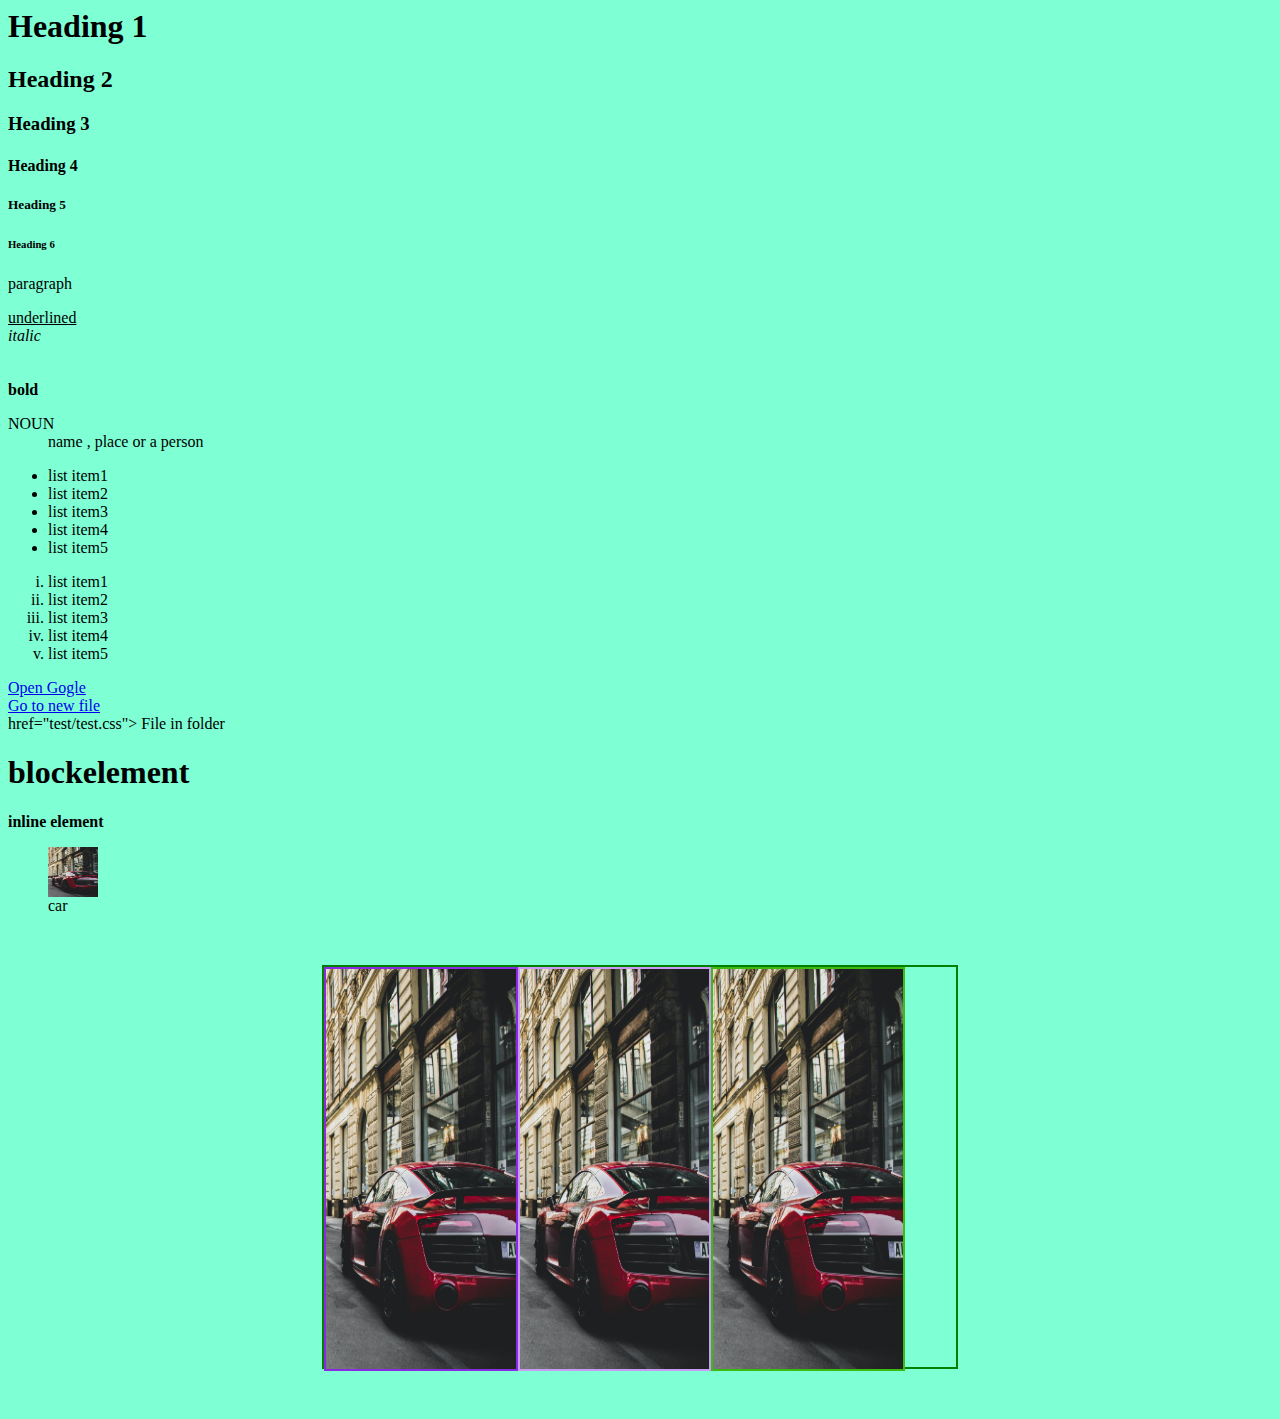
<file: HtmlCssLearning/1st class.html>
<DOCTYPE html>
<html>
<head>
    <title>1st class</title>
    <link rel="stylesheet" type="text/css" href="test.css">
</head>
<body style="background-color: aquamarine;">
<h1>Heading 1 </h1>
<h2>Heading 2 </h2>
<h3>Heading 3 </h3>
<h4>Heading 4 </h4>
<h5>Heading 5 </h5>
<h6>Heading 6 </h6>

<p> paragraph</p>
<u> underlined </u>
<br>
<i> italic </i>
<br><br><br>
<b>bold</b>
<dl>
<dt>NOUN </dt>
<dd>name , place or a person </dd>
</dl>

<ul>
<li>list item1 </li> 
<li>list item2 </li>
<li>list item3 </li>
<li>list item4 </li>
<li>list item5 </li>
</ul> 

<ol style= "list-style-type:lower-roman">
<li>list item1 </li> 
<li>list item2 </li>
<li>list item3 </li>
<li>list item4 </li>
<li>list item5 </li>
</ol> 


<a href="https://www.google.com" target="_blank"> Open Gogle</a>
<br>
<a href="prac.html" target="_self"> Go to new file </a>
<br>
<a> href="test/test.css"> File in folder</a>

<h1> blockelement</h1>
<b>inline element</b>

<div>
    <figure>
<img src="car.jpg" alt="" height="50" width="50">
<figcaption>car</figcaption>
    </figure>

    <div class="main">
        <div class="div1">
          <img src="car.jpg" alt="" width="100%" height="100%">
        </div>
        <div class="div2">
          <img src="car.jpg" alt="" width="100%"height="100%">
        </div>
        <div class="div3">
          <img src="car.jpg" alt="" width="100%"height="100%">
        </div>


    </div>







</body>


</html>
</file>
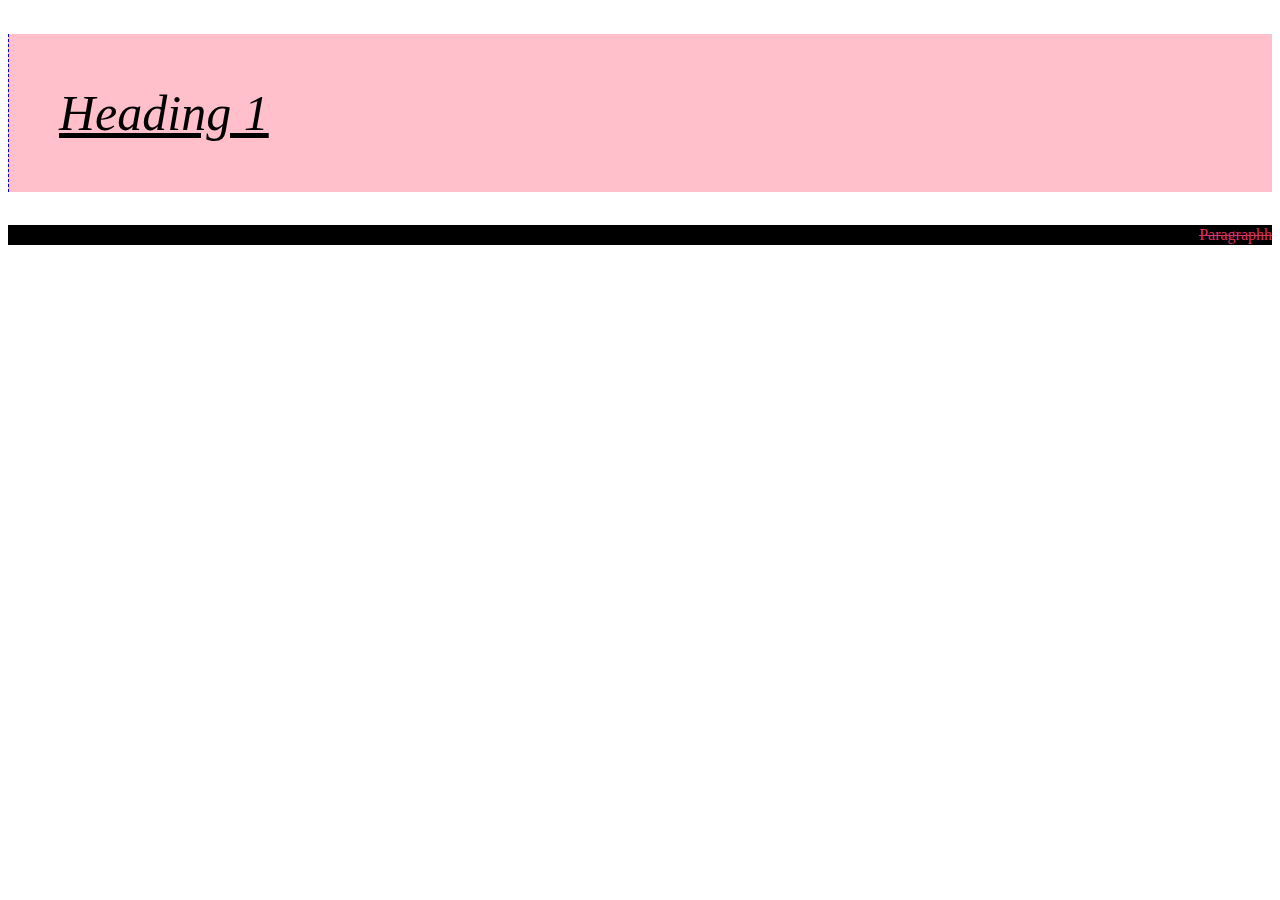
<file: HtmlCssLearning/prac.html>
<!DOCTYPE html>
<html>
<head><title>html and css practice </title>
<style>
h1{
font-family:verdana;
font-size:50px;
font-weight:lighter;
font-style:italic;
text-decoration:underline;
background-color:pink;
padding:50px;
border-left-style:dashed;
border-left-color:blue;
border-left-width:thin;
}

p{
font-family:calibri;
text-align:right;
color:#DE3163;
background-color:#000000;
line-height:20px;
word-spacing:10px;
text-decoration:line-through
}
</style></head>
<body>
<h1>Heading 1</h1>
<p>Paragraphh</p>
</body>
</html>














</html>
</file>
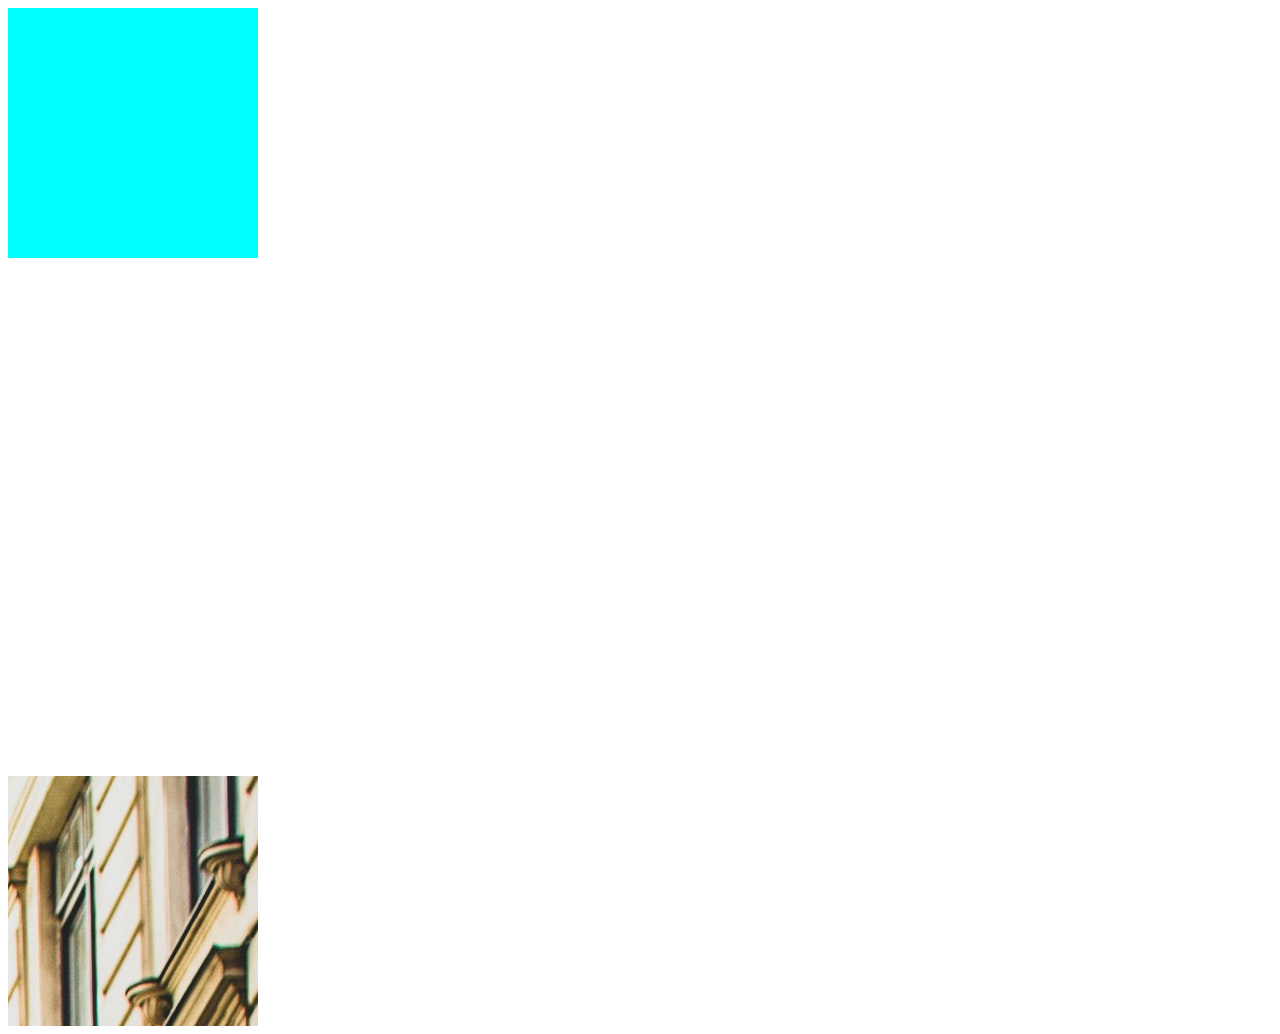
<file: HtmlCssLearning/test2.html>
<!DOCTYPE html>
<html lang="en">
<head>
    <link rel="stylesheet" type="text/css" href="test2.css">
    <title>ANIMATIONS</title>
</head>
<body>
    <div></div>
    <br>
    <div class="div2"></div>
</body>
</html>
</file>
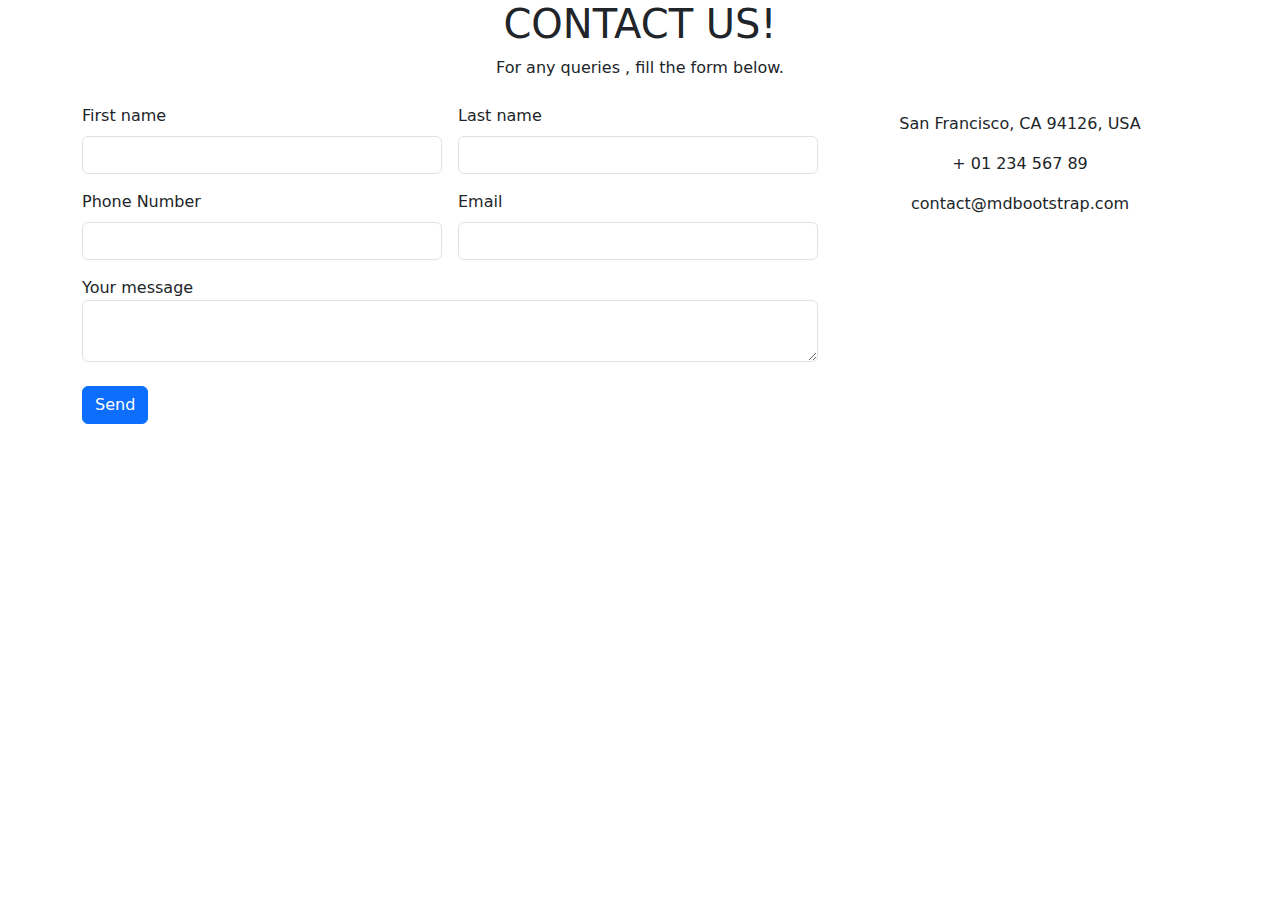
<file: EPROJECTS/jewelleryWebsite/contact.html>
<!DOCTYPE html>
<html lang="en">

<head>
    <meta charset="UTF-8" />
    <meta name="viewport" content="width=device-width, initial-scale=1.0" />
    <title>Contact Us</title>
    <link rel="stylesheet" href="https://cdnjs.cloudflare.com/ajax/libs/font-awesome/6.5.1/css/all.min.css"
        integrity="sha512-DTOQO9RWCH3ppGqcWaEA1BIZOC6xxalwEsw9c2QQeAIftl+Vegovlnee1c9QX4TctnWMn13TZye+giMm8e2LwA=="
        crossorigin="anonymous" referrerpolicy="no-referrer" />
    <link rel="stylesheet" href="./assets/vendor/bootstrap/css/bootstrap.min.css" />
</head>

<body>

    
    <div class="container">
        <div class="row">
            <div class="col-md-12 mb-4">
                <h1 class="h1-responsive font-weight-bold text-center">CONTACT US!</h1>
                <p class="text-center my-0">For any queries , fill the form below.</p>
            </div>
            <div class="col-md-8">
                <form class="row g-3 needs-validation" novalidate>

                    <div class="col-md-6">
                        <label for="validationCustom01" class="form-label">First name</label>
                        <input type="text" class="form-control" id="validationCustom01" value="" required />
                        <div class="valid-feedback">
                            Looks good!
                        </div>
                    </div>
                    <div class="col-md-6">

                        <label for="validationCustom02" class="form-label">Last name</label>
                        <input type="text" class="form-control" id="validationCustom02" value="" required />
                        <d class="valid-feedback">
                            Looks good!
                    </div>
                    <div class="col-md-6">
                        <label for="validationCustom03" class="form-label">Phone Number</label>
                        <input type="text" class="form-control" id="validationCustom03" required />
                        <div class="invalid-feedback">
                            Please provide a Phone Number.
                        </div>
                    </div>

                    <div class="col-md-6">
                        <label for="validationCustomEmail" class="form-label">Email</label>

                        <input type="text" class="form-control" id="validationCustom05" required />
                        <div class="invalid-feedback">
                            Please provide a valid email.
                        </div>
                    </div>
                    <div class="col-md-12">
                        <label for="message">Your message</label>
                        <textarea type="text" id="message" name="message" rows="2"
                            class="form-control md-textarea"></textarea>
                    </div>
                    <div class="mt-4">
                        <button class="btn btn-primary" type="submit">Send</button>
                    </div>
                </form>
            </div>

            <div class="col-md-4">
                <div class="mt-2 text-center">
                    <ul class="list-unstyled mb-0">
                        <li>
                            <i class="fas fa-map-marker-alt fa-2x"></i>
                            <p>San Francisco, CA 94126, USA</p>
                        </li>

                        <li>
                            <i class="fas fa-phone mt-4 fa-2x"></i>
                            <p>+ 01 234 567 89</p>
                        </li>

                        <li>
                            <i class="fas fa-envelope mt-4 fa-2x"></i>
                            <p>contact@mdbootstrap.com</p>
                        </li>
                    </ul>
                </div>
            </div>
        </div>
    </div>


    <script src="./assets/vendor/bootstrap/js/bootstrap.bundle.min.js"></script>
    <script src="./assets/vendor/bootstrap/js/popper.min.js"></script>
    <script src="./assets/vendor/bootstrap/js/bootstrap.min.js"></script>

    <script>
        // Example starter JavaScript for disabling form submissions if there are invalid fields
        (() => {
            'use strict'

            // Fetch all the forms we want to apply custom Bootstrap validation styles to
            const forms = document.querySelectorAll('.needs-validation')

            // Loop over them and prevent submission
            Array.from(forms).forEach(form => {
                form.addEventListener('submit', event => {
                    if (!form.checkValidity()) {
                        event.preventDefault()
                        event.stopPropagation()
                    }

                    form.classList.add('was-validated')
                }, false)
            })
        })()
    </script>
</body>
</file>
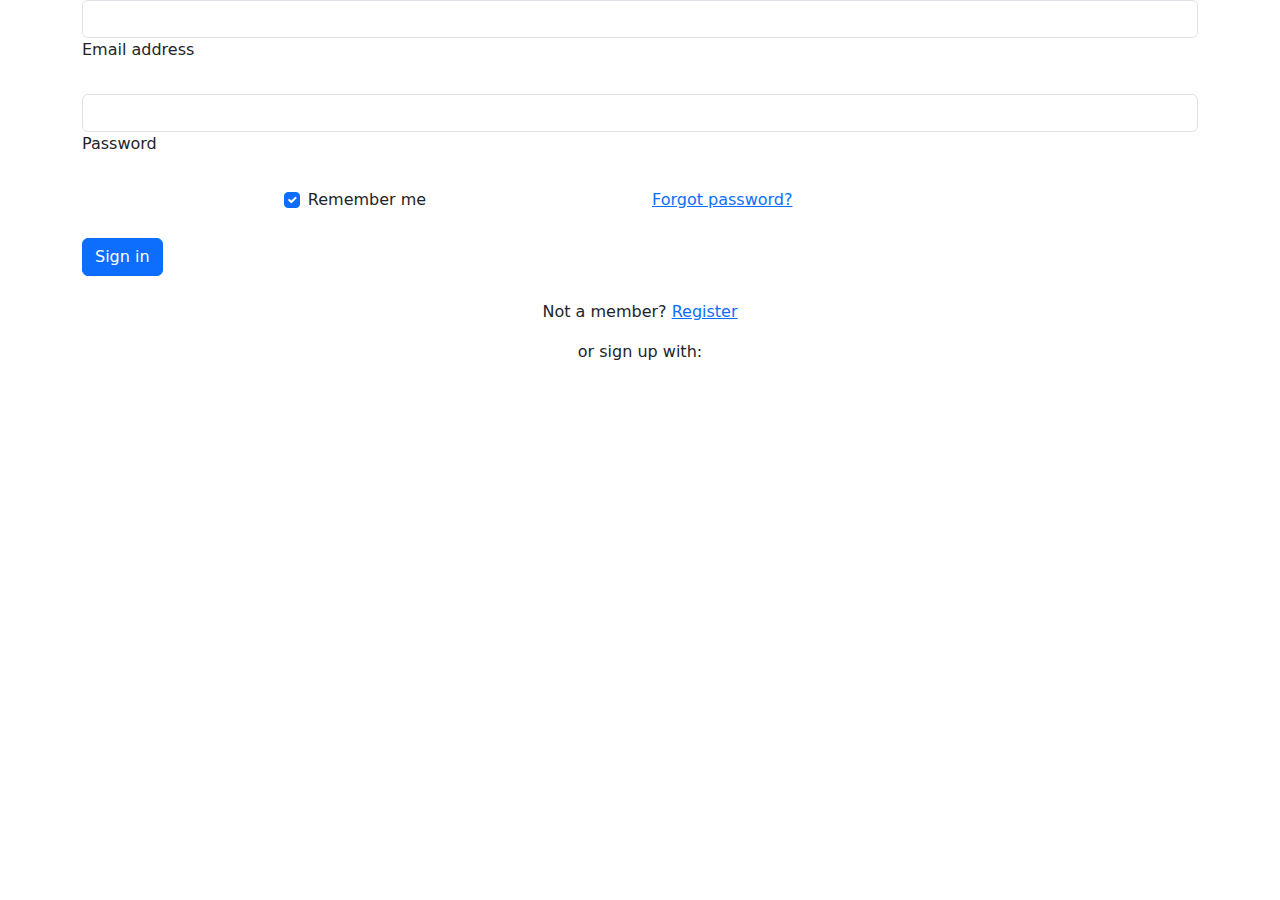
<file: EPROJECTS/jewelleryWebsite/login.html>
<!DOCTYPE html>
<html lang="en">
<head>
    <meta charset="UTF-8">
    <meta name="viewport" content="width=device-width, initial-scale=1.0">
    <title>login page</title>
    <link
      rel="stylesheet"
      href="./assets/vendor/bootstrap/css/bootstrap.min.css"
    />
</head>
<body>
    <div class="container">
      <form>
        <!-- Email input -->
        <div class="form-outline mb-4">
          <input type="email" id="form2Example1" class="form-control" />
          <label class="form-label" for="form2Example1">Email address</label>
        </div>
      
        <!-- Password input -->
        <div class="form-outline mb-4">
          <input type="password" id="form2Example2" class="form-control" />
          <label class="form-label" for="form2Example2">Password</label>
        </div>
      
        <!-- 2 column grid layout for inline styling -->
        <div class="row mb-4">
          <div class="col d-flex justify-content-center">
            <!-- Checkbox -->
            <div class="form-check">
              <input class="form-check-input" type="checkbox" value="" id="form2Example31" checked />
              <label class="form-check-label" for="form2Example31"> Remember me </label>
            </div>
          </div>
      
          <div class="col">
            <!-- Simple link -->
            <a href="#!">Forgot password?</a>
          </div>
        </div>
      
        <!-- Submit button -->
        <button type="button" class="btn btn-primary btn-block mb-4">Sign in</button>
      
        <!-- Register buttons -->
        <div class="text-center">
          <p>Not a member? <a href="#!">Register</a></p>
          <p>or sign up with:</p>
          <button type="button" class="btn btn-link btn-floating mx-1">
            <i class="fab fa-facebook-f"></i>
          </button>
      
          <button type="button" class="btn btn-link btn-floating mx-1">
            <i class="fab fa-google"></i>
          </button>
      
          <button type="button" class="btn btn-link btn-floating mx-1">
            <i class="fab fa-twitter"></i>
          </button>
      
          <button type="button" class="btn btn-link btn-floating mx-1">
            <i class="fab fa-github"></i>
          </button>
        </div>
      </form>
    </div>
    
</body>

<script
      src="https://cdn.jsdelivr.net/npm/bootstrap@5.3.2/dist/js/bootstrap.bundle.min.js"
      integrity="sha384-C6RzsynM9kWDrMNeT87bh95OGNyZPhcTNXj1NW7RuBCsyN/o0jlpcV8Qyq46cDfL"
      crossorigin="anonymous"
    ></script>
    <script src="./assets/vendor/bootstrap/js/bootstrap.bundle.min.js"></script>
    <script src="./assets/vendor/bootstrap/js/popper.min.js"></script>
    <script src="./assets/vendor/bootstrap/js/bootstrap.min.js"></script>


    <script>
        // Example starter JavaScript for disabling form submissions if there are invalid fields
(() => {
  'use strict'

  // Fetch all the forms we want to apply custom Bootstrap validation styles to
  const forms = document.querySelectorAll('.needs-validation')

  // Loop over them and prevent submission
  Array.from(forms).forEach(form => {
    form.addEventListener('submit', event => {
      if (!form.checkValidity()) {
        event.preventDefault()
        event.stopPropagation()
      }

      form.classList.add('was-validated')
    }, false)
  })
})()
    </script>
</html>
</file>
<file: EPROJECTS/jewelleryWebsite/assets/css/main.css>
body {
  font-family: Cambria, Cochin, Georgia, Times, "Times New Roman", serif;
}

.websiteContainer {
  width: 100%;
  max-width: 1400px;
  min-height: 100vh;
  margin: 0 auto;
}

.slide {
  background: #8b959e;
}

.slide .header {
  display: flex;
  padding: 20px 30px;
  justify-content: space-between;
}

.slide .header .logo {
  font-size: 50px;
  color: #fff;
  width: 20%;
}

.headerMenu {
  width: 50%;
}

.headerMenu ul li {
  display: inline;
  margin: 0 10px;
}

.headerMenu ul li a {
  text-decoration: none;
  color: #fff;
  font-size: 20px;
  text-transform: uppercase;
}

.header .account {
  width: 20%;
  padding: 10px 0;
}

.header .account button {
  background: transparent;
  border: 1px solid #fff;
  padding: 10px;
  color: #fff;
}

.slide .slideInfo {
  display: flex;
  justify-content: center;
  align-items: center;
}

.slide .slideInfo .slidetext h1 {
  font-size: 50px;
  color: #fff;
}

.slide .slideInfo .slidetext button {
  background: transparent;
  border: 1px solid #fff;
  padding: 10px;
  color: #fff;
}

.slide .slideInfo .slideImg img {
  width: 400px;
}
.ads {
  padding: 40px 0;
}

.adsbanners {
  display: flex;
  gap: 20px;
  justify-content: center;
}

.adsbanners .banner img {
  width: 300px;
  height: 250px;
  filter: grayscale(30%);
}

.adsbanners .banner p {
  position: absolute;
  margin: -4% 5%;
  font-size: 30px;
  color: #fff;
  text-decoration: underline;
}

.ads .banner1 img {
  width: 300px;
  margin-top: 60px;
  margin-left: 200px;
}

.ads .banner2 img {
  margin-left: 30px;
  margin-top: 60px;
  height: 205px;
}
.ads .banner3 img {
  height: 200px;
  margin-left: 30px;
  margin-top: 60px;
}

.category {
  padding-bottom: 40px;
}

.category h2 {
  text-align: center;
}

.category .catBox {
  display: flex;
  justify-content: center;
  gap: 20px;
}
.category .catBox .catBoxItem img {
  width: 150px;
  border-radius: 50%;
}

.category .catBox .catBoxItem p {
  text-align: center;
}

.about {
  padding: 40px 0;
  display: flex;
  gap: 20px;
  justify-content: center;
  background: #fff3e9;
}

.about .abouttext {
  margin-left: 100px;
}

.about .abouttext .point {
  margin: 40px 0;
}

.about .abouttext .point h3 {
  margin: 0;
}
.about .abouttext .point p {
}

.about .aboutimg {
  height: 440px;
  width: 558px;
}
.trending {
  display: flex;
  gap: 60px;
  justify-content: center;
}
.collection {
  display: flex;
  gap: 40px;
  justify-content: center;
}
.collection .collectiontx h3 {
  position: absolute;
  font-size: 30px;
  margin: -20% 10%;
  color: white;
}

.collection .collectiontx p {
  color: #ffffff;
  font-size: 16px;
  POSITION: absolute;
  margin: -17% 12%;
}
.collection .collectiontx button {
  background-color: transparent;
  border: 2px solid white;
  color: #fff;
  position: absolute;
  margin: -15% 20%;
}


.latest {
  padding-bottom: 40px;
  text-align: center;
}
.latest .ltx {
}

.latest .ltx h3 {
  /* margin-top: 200px; */
  /* margin-left: 505px; */
  font-size: 30px;
}
.latest .ltx p {
  /* margin-left:400px ;  */
}

.latest .ltx input {
  color: #8b959e;
  border-right: none;
  border-top: none;
  border-left: none;
  width: 30%;
  padding: 10px;
}

.latest .ltx button {
  /* color: #8b959e; */
  border-right: none;
  border-top: none;
  border-left: none;
  padding: 10px;
  background: none;
}
.footer {
  background-color: #dee0e1;
  display: flex;
  justify-content: center;
  padding: 50px;
  gap: 100px;
}



/* Generic css */

.dflex {
  display: flex;
  gap: 10px;
}
</file>
<file: EPROJECTS/jewelleryWebsiteBootstrap/assets/css/main.css>
body {
  font-family: Cambria, Cochin, Georgia, Times, "Times New Roman", serif;
}

.websiteContainer {
  width: 100%;
  max-width: 1400px;
  min-height: 100vh;
  margin: 0 auto;
}

.slide {
  background: #8b959e;
}

.slide .header a {
  color: #fff;
}

.slide .header .navbar-brand {
  font-size: 50px;
  color: #fff;
  /* width: 20%; */
}

.header .nav-link {
  text-decoration: none;
  color: #fff;
  font-size: 20px;
  text-transform: uppercase;
}


.header .accbutton {
  background: transparent;
  border: 1px solid #fff;
  padding: 10px;
  color: #fff;
}

.slide .slideInfo {
  display: flex;
  justify-content: center;
  align-items: center;
}

.slide .slideInfo .slidetext h1 {
  font-size: 50px;
  color: #fff;
}

.slide .slideInfo .slidetext button {
  background: transparent;
  border: 1px solid #fff;
  padding: 10px;
  color: #fff;
}

.slide .slideInfo .slideImg img {
  width: 400px;
}

.ads {
   padding: 40px;
}

/*
.adsbanners {
  display: flex;
  gap: 20px;
  justify-content: center;
}
*/
.adsbanners .banner img {
  /* width: 367px;*/
  height: 250px;
  filter: grayscale(30%);
}

.adsbanners .banner p {
  position: absolute;
  margin: -4% 5%;
  font-size: 30px;
  color: #fff;
  text-decoration: underline;
}

/* .ads .banner1 img {
 width: 300px;
  margin-top: 60px;
  margin-left: 200px;
}

/*.ads .banner2 img {
  margin-left: 30px;
  margin-top: 60px;
  height: 205px;
}
.ads .banner3 img {
  height: 200px;
 /* margin-left: 30px;
  margin-top: 60px;
}*/

.category {
  padding-bottom: 40px;
}

.category h2 {}

.category .catBox {
  display: flex;
  justify-content: center;
  gap: 20px;
}

.category .catBox .catBoxItem img {
  /* width: 150px; */
}

/* border-radius: 50%;
}

.category .catBox .catBoxItem p {
  text-align: center;
}*/


.about {
  padding: 40px 0;
  background: #fff3e9;
}

/*
.about .abouttext {
  margin-left: 100px;
}

.about .abouttext .point {
  margin: 40px 0;
}

.about .abouttext .point h3 {
  margin: 0;
}
.about .abouttext .point p {
}

.about .aboutimg {
  height: 440px;
  width: 558px;
}*/
.trending {
  /* display: flex;
  gap: 60px;
  justify-content: center;*/
}

.collection {
  display: flex;
  gap: 40px;
  justify-content: center;
}

.collectiontx {
  position: absolute;
  margin: -20% 7%;
  color: #fff;
  text-align: center;
}

.collection .collectiontx h3 {
  font-size: 30px;
}

.collection .collectiontx p {
  font-size: 16px;
}

.collection .collectiontx button {
  background-color: transparent;
  border: 2px solid white;
  color: #fff;
}


.latest {
  padding: 40px;
}

.latest .ltx {}

.latest .ltx h3 {
  /* margin-top: 200px; */
  /* margin-left: 505px; */
  font-size: 30px;
}

.latest .ltx p {
  /* margin-left:400px ;  */
}

.latest .ltx input {
  color: #8b959e;
  border-right: none;
  border-top: none;
  border-left: none;
  padding: 10px;
}

.latest .ltx button {
  /* color: #8b959e; */
  border-right: none;
  border-top: none;
  border-left: none;
  padding: 10px;
  background: none;
}

.footer {
  background-color: #dee0e1;
  display: flex;
  justify-content: center;
  padding: 50px;
  gap: 100px;
}



/* Generic css */

.dflex {
  display: flex;
  gap: 10px;
}
</file>
<file: HtmlCssLearning/test.css>
.main{
    width: 50%;
    height: 400px;
    margin: 50px auto;
    border: 2px solid green;
   }
.div1{
  border: 2px solid blueviolet;
  width: 30%;
  height: 400px;
    float: left;
}
.div2{
    border: 2px solid rgb(201, 155, 245);
    width: 30%;
    height: 400px;
    float: left;
  }
  .div3{
    border: 2px solid rgb(61, 187, 16);
    width: 30%;
    height: 400px;
    float: left;
  }
</file>
<file: HtmlCssLearning/test2.css>
div{
width: 250px;
height: 250px;
background-color: aqua;
position: relative;
animation-name: abcd;
animation-duration: 10s;
animation-iteration-count: infinite;
}
@keyframes abcd{
 0% {background-color: aqua; top: 0px; left: 0px;}
 25% {background-color: #9900ff; top: 0; left: 300px;}
 50% {background-color: rgb(0, 0, 0); top: 300px; left: 0;}
 75% {background-color: rgb(235, 18, 210); top: 300px; left: 300px;}
 100% {background-color: rgb(205, 12, 28); top: 0; left: 0;}


}
.div2 {
   margin-top: 500px;
    width: 250px;
    height: 250px;
   background-image: url(car.jpg) ;
    position: relative;
    animation-name: abcd2;
    animation-duration: 15s;
    animation-iteration-count: 2;
}

@keyframes abcd2 {
 0% {background-image: url(car.jpg) ; top: 0px; left: 0px;}
 25% {background-image: url(car2.jpg); top: 0px; left: 300px;}
 50% {background-image: url(car3.jpg); top: 300px; left: 0px;}
 75% {background-image: url(car4.jpg); top: 300px; left: 300px;}
 100% {background-image: url(car5.jpg); top: 0px; left: 0px;}
}
</file>
